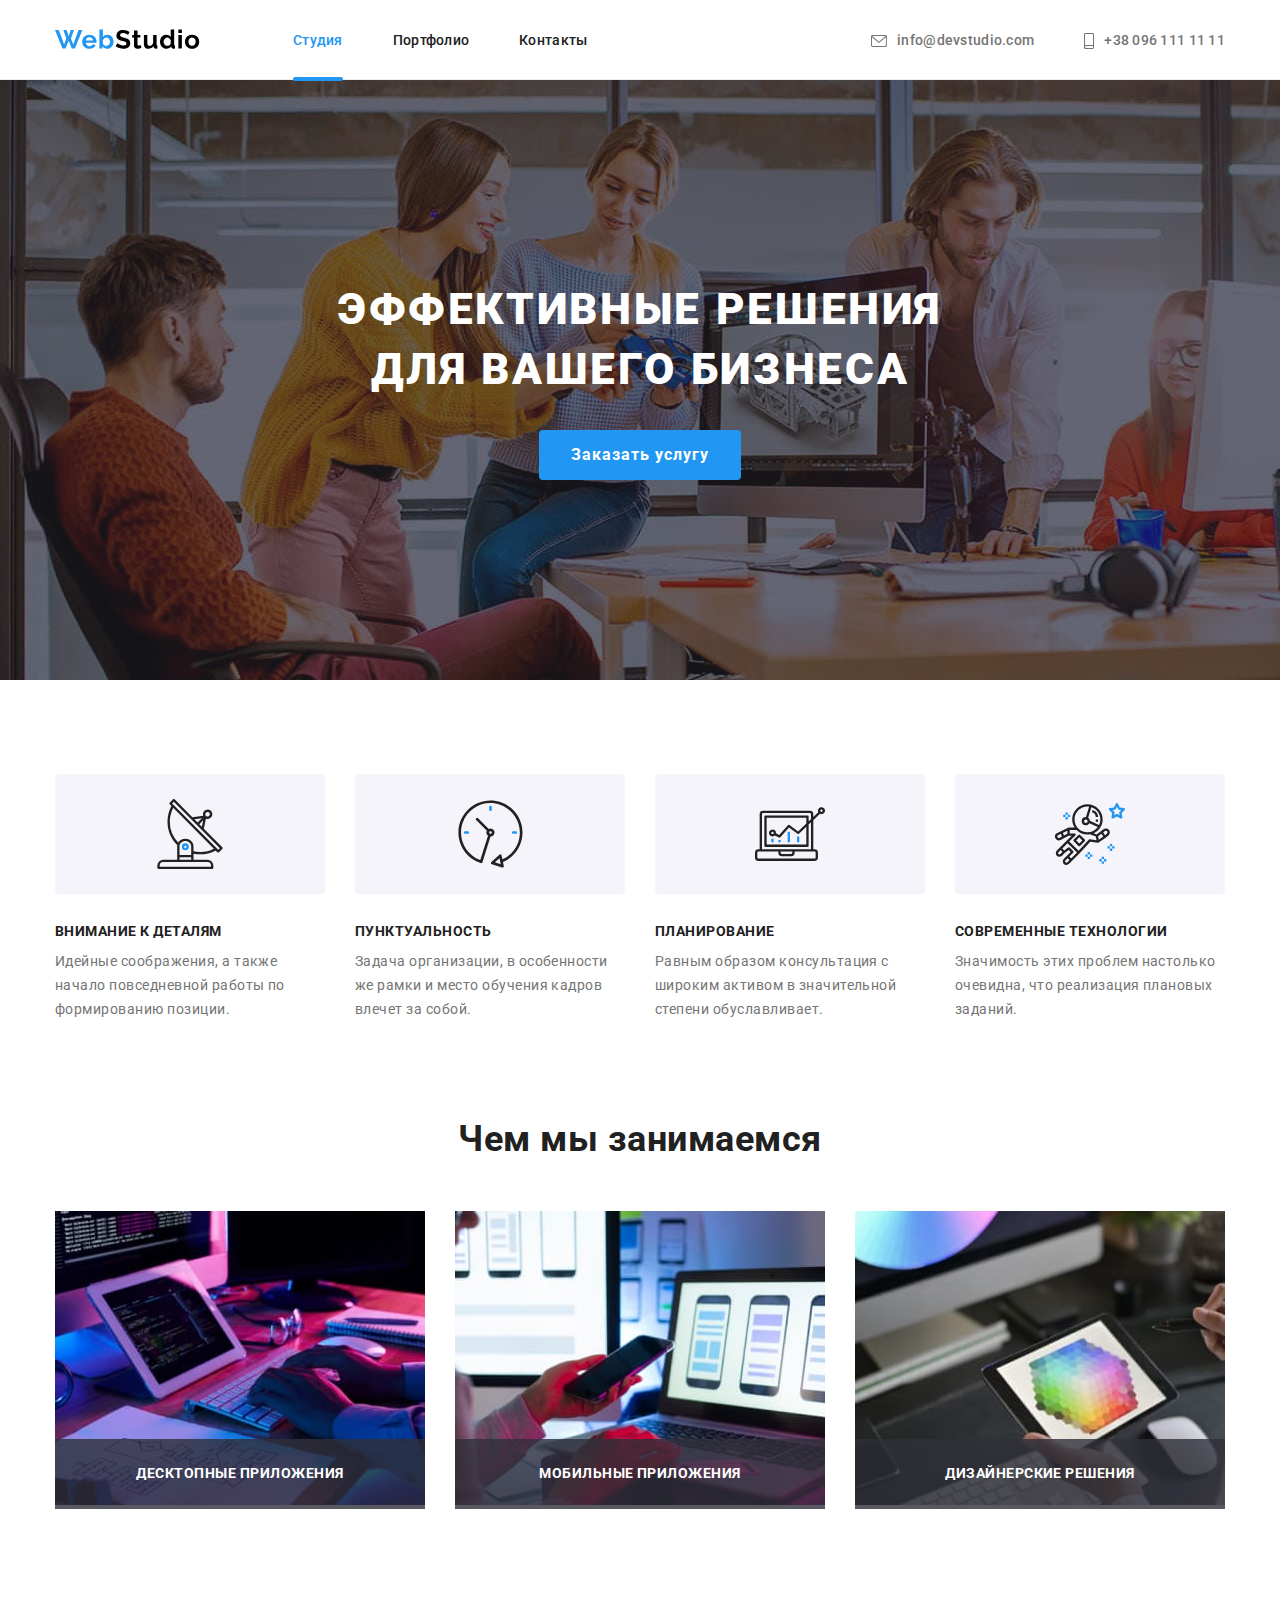
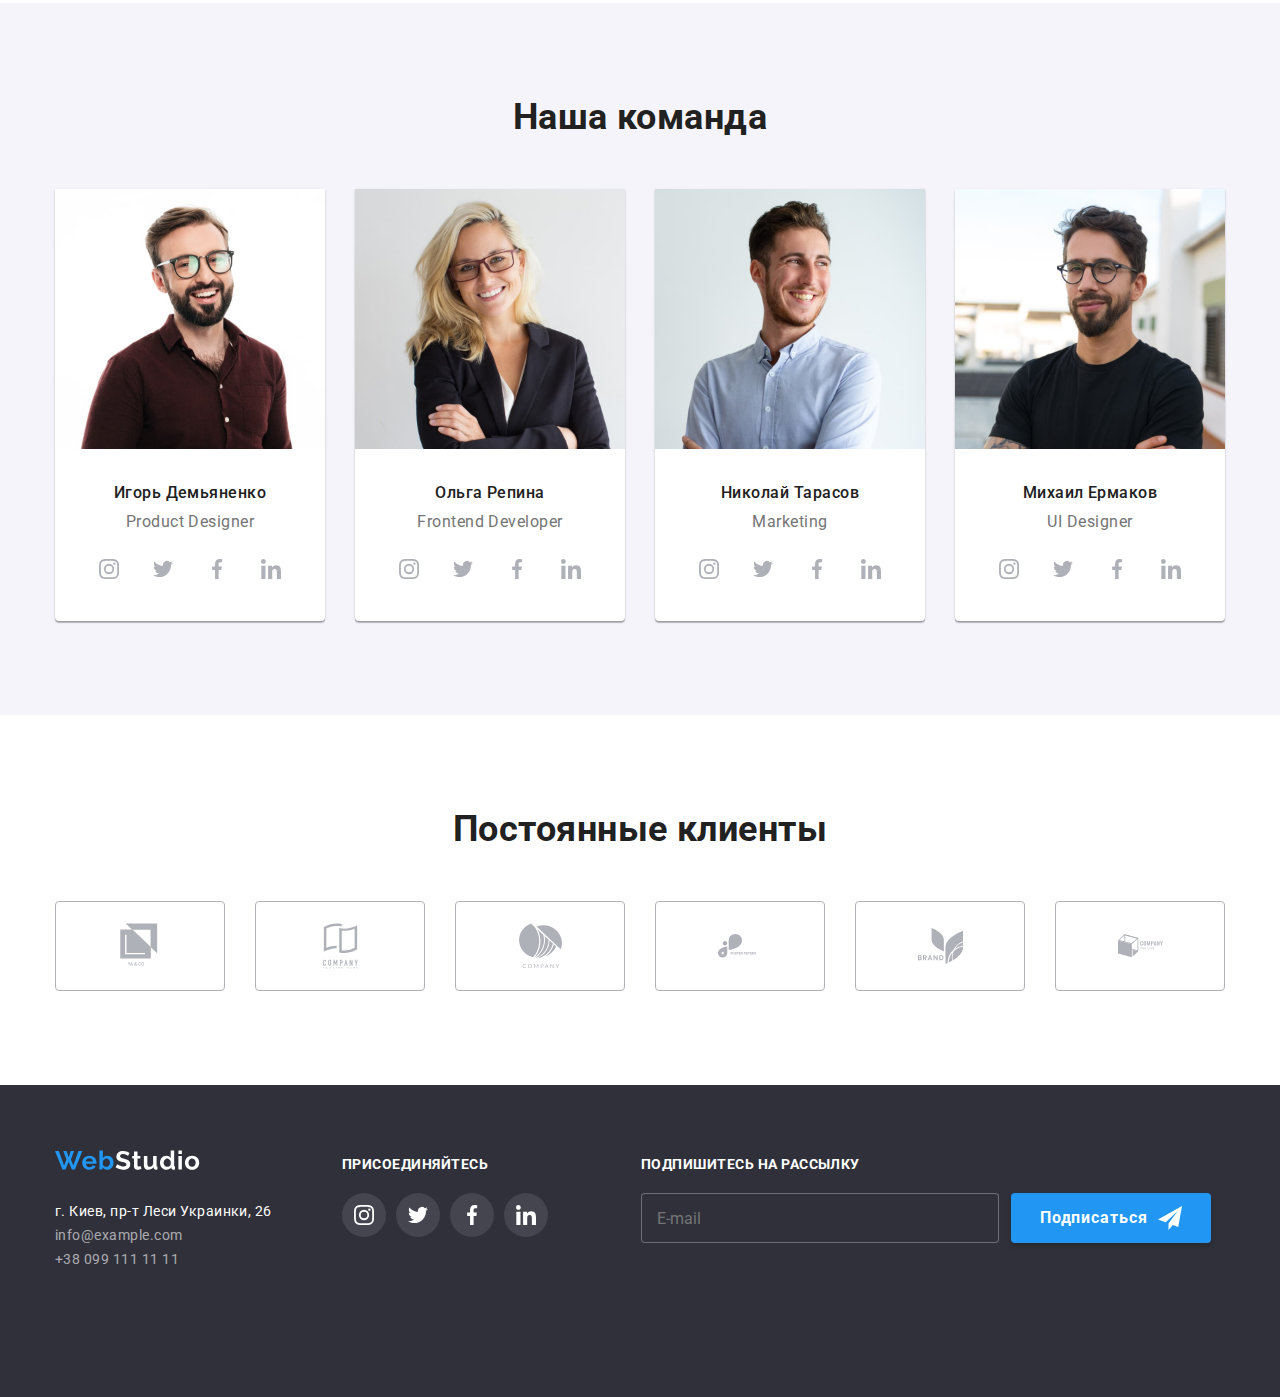
<file: index.html>
<!DOCTYPE html>
<html lang="ru">
  <head>
    <meta charset="UTF-8" />
    <meta name="viewport" content="width=device-width, initial-scale=1.0" />
    <title>Вэб Студия</title>
    <link rel="preconnect" href="https://fonts.gstatic.com" />
    <link
      href="https://fonts.googleapis.com/css2?family=Roboto:wght@400;500;700;900&display=swap"
      rel="stylesheet"
    />
    <link
      rel="stylesheet"
      href="https://cdnjs.cloudflare.com/ajax/libs/modern-normalize/1.0.0/modern-normalize.min.css"
    />
    <link rel="stylesheet" href="./css/styles.css" />
  </head>
  <body>
    <header class="header">
      <div class="header-container flex">
        <nav class="header-site-nav flex">
          <a class="link" href="./index.html">
            <svg width="145" height="31">
              <use class="logo" href="./img/sprite.svg#ws-logo"></use>
            </svg>
          </a>
          <ul class="header-site-nav-items flex">
            <li class="list">
              <a class="link current" href="./index.html">Студия</a>
            </li>
            <li class="list">
              <a class="link" href="./portfolio.html">Портфолио</a>
            </li>
            <li class="list"><a class="link" href="#">Контакты</a></li>
          </ul>
        </nav>
        <address class="header-address">
          <ul class="header-site-nav-address flex">
            <li class="list">
              <a class="link flex" href="mailto:info@devstudio.com">
                <svg width="16" height="12">
                  <use
                    class="address-icon"
                    href="./img/sprite.svg#envelope"
                  ></use>
                </svg>
                <span class="span">info@devstudio.com</span>
              </a>
            </li>
            <li class="list">
              <a class="link flex" href="tel:+380961111111">
                <svg width="10" height="16">
                  <use
                    class="address-icon"
                    href="./img/sprite.svg#smartphone"
                  ></use>
                </svg>
                <span class="span">+38 096 111 11 11</span>
              </a>
            </li>
          </ul>
        </address>
      </div>
    </header>

    <main>
      <!--main section-->
      <section class="main-section">
        <div class="hero">
          <h1 class="main-section-title title-upp">
            Эффективные решения для вашего бизнеса
          </h1>
          <a class="link main-section-link" href="#" data-modal-open
            >Заказать услугу</a
          >
        </div>
      </section>
      <!--/main section-->
      <!--competences section-->
      <section class="competences">
        <div class="container">
          <h2 hidden>Компетенции</h2>
          <ul class="competences-items flex">
            <li class="list competences-list">
              <div class="competence-icon flex">
                <svg width="70" height="70">
                  <use href="./img/sprite.svg#antenna"></use>
                </svg>
              </div>
              <h3 class="competences-title title-upp">Внимание к деталям</h3>
              <p class="competences-text">
                Идейные соображения, а также начало повседневной работы по
                формированию позиции.
              </p>
            </li>
            <li class="list competences-list">
              <div class="competence-icon flex">
                <svg width="67" height="70">
                  <use href="./img/sprite.svg#clock"></use>
                </svg>
              </div>
              <h3 class="competences-title title-upp">Пунктуальность</h3>
              <p class="competences-text">
                Задача организации, в особенности же рамки и место обучения
                кадров влечет за собой.
              </p>
            </li>
            <li class="list competences-list">
              <div class="competence-icon flex">
                <svg width="70" height="70">
                  <use href="./img/sprite.svg#diagram"></use>
                </svg>
              </div>
              <h3 class="competences-title title-upp">Планирование</h3>
              <p class="competences-text">
                Равным образом консультация с широким активом в значительной
                степени обуславливает.
              </p>
            </li>
            <li class="list competences-list">
              <div class="competence-icon flex">
                <svg width="70" height="70">
                  <use href="./img/sprite.svg#astronaut"></use>
                </svg>
              </div>
              <h3 class="competences-title title-upp">
                Современные технологии
              </h3>
              <p class="competences-text">
                Значимость этих проблем настолько очевидна, что реализация
                плановых заданий.
              </p>
            </li>
          </ul>
        </div>
      </section>
      <!--/competences section-->
      <!--what we do section-->
      <section class="business">
        <div class="container">
          <h2 class="title">Чем мы занимаемся</h2>
          <ul class="business-items flex">
            <li class="list business-list">
              <img
                src="./img/what-we-do-img1.jpg"
                alt="Программист пишет приложение по блок-схеме"
                width="370"
              />
              <div class="business-caption title-upp flex">
                Десктопные приложения
              </div>
            </li>
            <li class="list business-list">
              <img
                src="./img/what-we-do-img2.jpg"
                alt="Приложение адаптировано для любой платформы"
                width="370"
              />
              <div class="business-caption title-upp flex">
                Мобильные приложения
              </div>
            </li>
            <li class="list business-list">
              <img
                src="./img/what-we-do-img3.jpg"
                alt="Дизайнер выбирает идеальное цветовое решение"
                width="370"
              />
              <div class="business-caption title-upp flex">
                Дизайнерские решения
              </div>
            </li>
          </ul>
        </div>
      </section>
      <!--/what we do section-->
      <!--our team section-->
      <section class="team">
        <div class="container">
          <h2 class="title">Наша команда</h2>
          <ul class="team-items flex">
            <li class="list team-list">
              <figure class="team-item">
                <img
                  src="./img/our-team-img1.jpg"
                  alt="Игорь Демьяненко"
                  width="270"
                />
                <figcaption class="team-caption">
                  <h3 class="team-caption-names">Игорь Демьяненко</h3>
                  <p lang="en" class="team-caption-position">
                    Product Designer
                  </p>
                  <ul class="social-items flex">
                    <li class="list social-list flex">
                      <a class="link" href="#">
                        <svg width="20" height="20">
                          <use
                            class="icon"
                            href="./img/sprite.svg#instagram"
                          ></use>
                        </svg>
                      </a>
                    </li>
                    <li class="list social-list flex">
                      <a class="link" href="#">
                        <svg width="20" height="20">
                          <use
                            class="icon"
                            href="./img/sprite.svg#twitter"
                          ></use>
                        </svg>
                      </a>
                    </li>
                    <li class="list social-list flex">
                      <a class="link" href="#">
                        <svg width="20" height="20">
                          <use
                            class="icon"
                            href="./img/sprite.svg#facebook"
                          ></use>
                        </svg>
                      </a>
                    </li>
                    <li class="list social-list flex">
                      <a class="link" href="#">
                        <svg width="20" height="20">
                          <use
                            class="icon"
                            href="./img/sprite.svg#linkedin"
                          ></use>
                        </svg>
                      </a>
                    </li>
                  </ul>
                </figcaption>
              </figure>
            </li>
            <li class="list team-list">
              <figure class="team-item">
                <img
                  src="./img/our-team-img2.jpg"
                  alt="Ольга Репина"
                  width="270"
                />
                <figcaption class="team-caption">
                  <h3 class="team-caption-names">Ольга Репина</h3>
                  <p lang="en" class="team-caption-position">
                    Frontend Developer
                  </p>
                  <ul class="social-items flex">
                    <li class="list social-list flex">
                      <a class="link" href="#">
                        <svg width="20" height="20">
                          <use
                            class="icon"
                            href="./img/sprite.svg#instagram"
                          ></use>
                        </svg>
                      </a>
                    </li>
                    <li class="list social-list flex">
                      <a class="link" href="#">
                        <svg width="20" height="20">
                          <use
                            class="icon"
                            href="./img/sprite.svg#twitter"
                          ></use>
                        </svg>
                      </a>
                    </li>
                    <li class="list social-list flex">
                      <a class="link" href="#">
                        <svg width="20" height="20">
                          <use
                            class="icon"
                            href="./img/sprite.svg#facebook"
                          ></use>
                        </svg>
                      </a>
                    </li>
                    <li class="list social-list flex">
                      <a class="link" href="#">
                        <svg width="20" height="20">
                          <use
                            class="icon"
                            href="./img/sprite.svg#linkedin"
                          ></use>
                        </svg>
                      </a>
                    </li>
                  </ul>
                </figcaption>
              </figure>
            </li>
            <li class="list team-list">
              <figure class="team-item">
                <img
                  src="./img/our-team-img3.jpg"
                  alt="Николай Тарасов"
                  width="270"
                />
                <figcaption class="team-caption">
                  <h3 class="team-caption-names">Николай Тарасов</h3>
                  <p lang="en" class="team-caption-position">Marketing</p>
                  <ul class="social-items flex">
                    <li class="list social-list flex">
                      <a class="link" href="#">
                        <svg width="20" height="20">
                          <use
                            class="icon"
                            href="./img/sprite.svg#instagram"
                          ></use>
                        </svg>
                      </a>
                    </li>
                    <li class="list social-list flex">
                      <a class="link" href="#">
                        <svg width="20" height="20">
                          <use
                            class="icon"
                            href="./img/sprite.svg#twitter"
                          ></use>
                        </svg>
                      </a>
                    </li>
                    <li class="list social-list flex">
                      <a class="link" href="#">
                        <svg width="20" height="20">
                          <use
                            class="icon"
                            href="./img/sprite.svg#facebook"
                          ></use>
                        </svg>
                      </a>
                    </li>
                    <li class="list social-list flex">
                      <a class="link" href="#">
                        <svg width="20" height="20">
                          <use
                            class="icon"
                            href="./img/sprite.svg#linkedin"
                          ></use>
                        </svg>
                      </a>
                    </li>
                  </ul>
                </figcaption>
              </figure>
            </li>
            <li class="list team-list">
              <figure class="team-item">
                <img
                  src="./img/our-team-img4.jpg"
                  alt="Михаил Ермаков"
                  width="270"
                />
                <figcaption class="team-caption">
                  <h3 class="team-caption-names">Михаил Ермаков</h3>
                  <p lang="en" class="team-caption-position">UI Designer</p>
                  <ul class="social-items flex">
                    <li class="list social-list flex">
                      <a class="link" href="#">
                        <svg width="20" height="20">
                          <use
                            class="icon"
                            href="./img/sprite.svg#instagram"
                          ></use>
                        </svg>
                      </a>
                    </li>
                    <li class="list social-list flex">
                      <a class="link" href="#">
                        <svg width="20" height="20">
                          <use
                            class="icon"
                            href="./img/sprite.svg#twitter"
                          ></use>
                        </svg>
                      </a>
                    </li>
                    <li class="list social-list flex">
                      <a class="link" href="#">
                        <svg width="20" height="20">
                          <use
                            class="icon"
                            href="./img/sprite.svg#facebook"
                          ></use>
                        </svg>
                      </a>
                    </li>
                    <li class="list social-list flex">
                      <a class="link" href="#">
                        <svg width="20" height="20">
                          <use
                            class="icon"
                            href="./img/sprite.svg#linkedin"
                          ></use>
                        </svg>
                      </a>
                    </li>
                  </ul>
                </figcaption>
              </figure>
            </li>
          </ul>
        </div>
      </section>
      <!--/our team section-->
      <!--customers section-->
      <section class="customers">
        <div class="container">
          <h2 class="title">Постоянные клиенты</h2>
          <ul class="customers-items flex">
            <li class="list customers-list flex">
              <a class="link flex" href="#">
                <svg width="45" height="50">
                  <use class="icon" href="./img/sprite.svg#logo-1"></use>
                </svg>
              </a>
            </li>
            <li class="list customers-list flex">
              <a class="link flex" href="#">
                <svg width="45" height="50">
                  <use class="icon" href="./img/sprite.svg#logo-2"></use>
                </svg>
              </a>
            </li>
            <li class="list customers-list flex">
              <a class="link flex" href="#">
                <svg width="45" height="50">
                  <use class="icon" href="./img/sprite.svg#logo-3"></use>
                </svg>
              </a>
            </li>
            <li class="list customers-list flex">
              <a class="link flex" href="#">
                <svg width="45" height="50">
                  <use class="icon" href="./img/sprite.svg#logo-4"></use>
                </svg>
              </a>
            </li>
            <li class="list customers-list flex">
              <a class="link flex" href="#">
                <svg width="45" height="50">
                  <use class="icon" href="./img/sprite.svg#logo-5"></use>
                </svg>
              </a>
            </li>
            <li class="list customers-list flex">
              <a class="link flex" href="#">
                <svg width="45" height="50">
                  <use class="icon" href="./img/sprite.svg#logo-6"></use>
                </svg>
              </a>
            </li>
          </ul>
        </div>
      </section>
      <!--/customers section-->
    </main>
    <footer class="footer">
      <div class="footer-container flex">
        <div class="footer-contacts">
          <a class="link" href="#">
            <svg width="145" height="31">
              <use class="logo" href="./img/sprite.svg#ws-logo-light"></use>
            </svg>
          </a>
          <address class="footer-address">
            <ul>
              <li class="list">г. Киев, пр-т Леси Украинки, 26</li>
              <li class="list">
                <a class="link" href="mailto:info@example.com"
                  >info@example.com</a
                >
              </li>
              <li class="list">
                <a class="link" href="tel:+380991111111">+38 099 111 11 11</a>
              </li>
            </ul>
          </address>
        </div>
        <div class="footer-social">
          <h3 class="title-upp footer-title">присоединяйтесь</h3>
          <ul class="footer-social-items flex">
            <li class="list social-list flex">
              <a class="link flex" href="#">
                <svg width="20" height="20">
                  <use class="icon" href="./img/sprite.svg#instagram"></use>
                </svg>
              </a>
            </li>
            <li class="list social-list flex">
              <a class="link flex" href="#">
                <svg width="20" height="20">
                  <use class="icon" href="./img/sprite.svg#twitter"></use>
                </svg>
              </a>
            </li>
            <li class="list social-list flex">
              <a class="link flex" href="#">
                <svg width="20" height="20">
                  <use class="icon" href="./img/sprite.svg#facebook"></use>
                </svg>
              </a>
            </li>
            <li class="list social-list flex">
              <a class="link flex" href="#">
                <svg width="20" height="20">
                  <use class="icon" href="./img/sprite.svg#linkedin"></use>
                </svg>
              </a>
            </li>
          </ul>
        </div>
        <form class="footer-form">
          <h3 class="title-upp footer-title">Подпишитесь на рассылку</h3>
          <div class="flex">
            <label for="footer-mail"></label>
            <input
              name="email"
              type="email"
              placeholder="E-mail"
              id="footer-mail"
              class="footer-mail footer"
            />
            <button type="submit" class="subscribe-btn flex">
              Подписаться
              <svg class="footer-btn-icon" width="24" height="24">
                <use href="./img/sprite.svg#send"></use>
              </svg>
            </button>
          </div>
        </form>
      </div>
    </footer>

    <!-- modal window-->

    <div class="backdrop is-hidden" data-modal>
      <div class="modal flex">
        <button type="button" class="close-modal-btn" data-modal-close>
          <svg width="11" height="11">
            <use href="./img/sprite.svg#form-close-btn"></use>
          </svg>
        </button>
        <form class="modal-form">
          <h2 class="modal-title">Оставьте свои данные, мы вам перезвоним</h2>

          <!--username-->

          <div class="modal-field">
            <label class="modal-label" for="form-username">Имя </label>
            <input
              class="modal-input"
              name="username"
              type="text"
              id="form-username"
            />
            <svg class="modal-icons" width="16" height="16">
              <use class="modal-icon" href="./img/sprite.svg#form-person"></use>
            </svg>
          </div>

          <!--/username-->
          <!--tel-->

          <div class="modal-field">
            <label class="modal-label" for="form-tel">Телефон </label>
            <input class="modal-input" name="tel" type="tel" id="form-tel" />

            <svg class="modal-icons" width="16.61" height="16.61">
              <use class="modal-icon" href="./img/sprite.svg#form-phone"></use>
            </svg>
          </div>

          <!--/tel-->
          <!--mail-->

          <div class="modal-field">
            <label class="modal-label" for="form-mail">Почта </label>
            <input
              class="modal-input"
              name="mail"
              type="email"
              id="form-mail"
            />

            <svg class="modal-icons" width="20" height="14">
              <use class="modal-icon" href="./img/sprite.svg#form-email"></use>
            </svg>
          </div>

          <!--/mail-->
          <!--message-->

          <label class="modal-label" for="message">Комментарий </label>
          <textarea
            class="modal-input modal-message"
            name="message"
            placeholder="Введите текст"
            id="message"
            rows="6"
          ></textarea>

          <!--/message-->
          <!--checkbox-->

          <input
            class="modal-checkbox"
            type="checkbox"
            name="agreement-checkbox"
            id="form-checkbox"
          />
          <label class="modal-agreement flex" for="form-checkbox">
            Соглашаюсь с рассылкой и принимаю
            <a class="modal-link" href="#">Условия договора</a>
          </label>

          <!--/checkbox-->
          <!--button-->

          <button type="submit" class="send-data-btn subscribe-btn">
            Отправить
          </button>

          <!--/button-->
        </form>
      </div>
    </div>
    <!--/modal window-->

    <!--script-->
    <script src="./js/modal.js"></script>
    <!--/script-->
  </body>
</html>
</file>
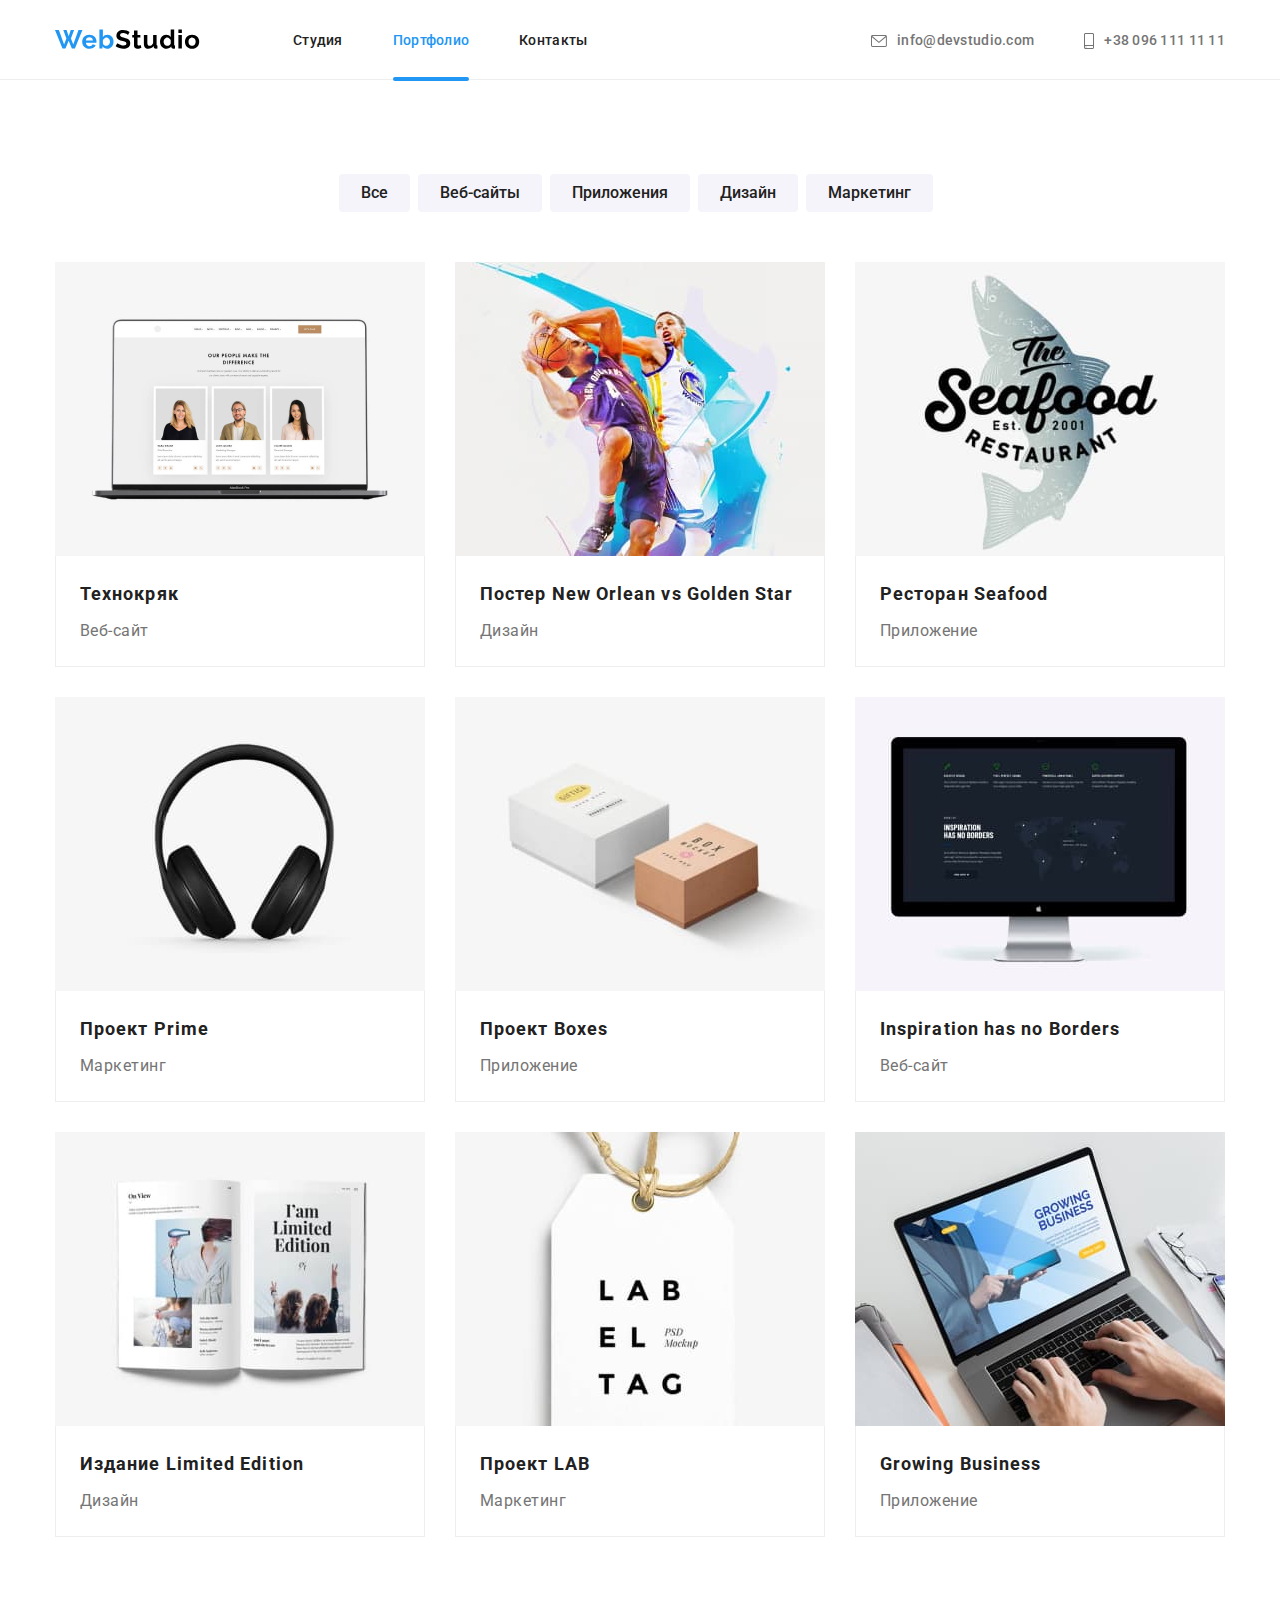
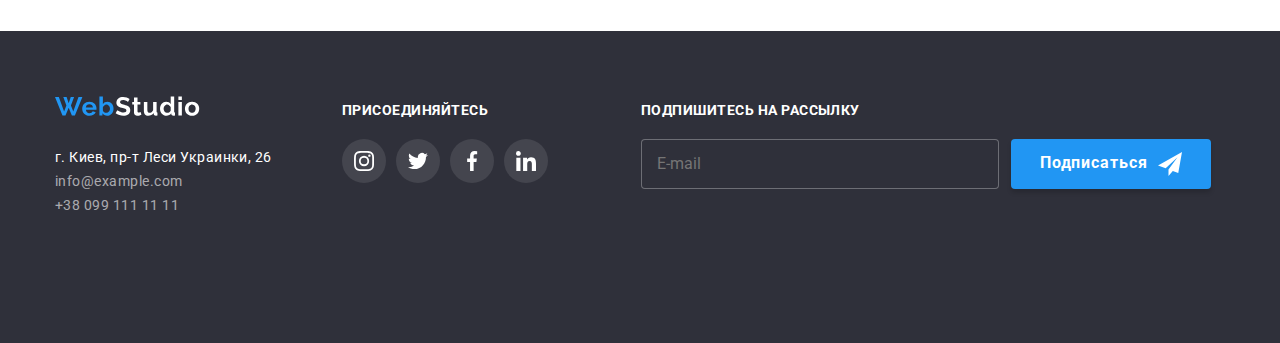
<file: portfolio.html>
<!DOCTYPE html>
<html lang="en">
  <head>
    <meta charset="UTF-8" />
    <meta name="viewport" content="width=device-width, initial-scale=1.0" />
    <title>Портфолио</title>
    <link rel="preconnect" href="https://fonts.gstatic.com" />
    <link
      href="https://fonts.googleapis.com/css2?family=Roboto:wght@400;500;700;900&display=swap"
      rel="stylesheet"
    />
    <link
      rel="stylesheet"
      href="https://cdnjs.cloudflare.com/ajax/libs/modern-normalize/1.0.0/modern-normalize.min.css"
    />
    <link rel="stylesheet" href="./css/styles.css" />
  </head>
  <body>
    <header class="header">
      <div class="header-container flex">
        <nav class="header-site-nav flex">
          <a class="link" href="./index.html">
            <svg width="145" height="31">
              <use class="logo" href="./img/sprite.svg#ws-logo"></use>
            </svg>
          </a>
          <ul class="header-site-nav-items flex">
            <li class="list"><a class="link" href="./index.html">Студия</a></li>
            <li class="list">
              <a class="link current" href="./portfolio.html">Портфолио</a>
            </li>
            <li class="list"><a class="link" href="#">Контакты</a></li>
          </ul>
        </nav>
        <address class="header-address">
          <ul class="header-site-nav-address flex">
            <li class="list">
              <a class="link flex" href="mailto:info@devstudio.com">
                <svg width="16" height="12">
                  <use
                    class="address-icon"
                    href="./img/sprite.svg#envelope"
                  ></use>
                </svg>
                <span class="span">info@devstudio.com</span>
              </a>
            </li>
            <li class="list">
              <a class="link flex" href="tel:+380961111111">
                <svg width="10" height="16">
                  <use
                    class="address-icon"
                    href="./img/sprite.svg#smartphone"
                  ></use>
                </svg>
                <span class="span">+38 096 111 11 11</span>
              </a>
            </li>
          </ul>
        </address>
      </div>
    </header>
    <!--portfolio section-->
    <main>
      <section class="display">
        <div class="container">
          <h1 hidden>Портфолио</h1>
          <!--button container-->
          <div>
            <ul class="display-buttons">
              <li class="list">
                <button class="display-button" type="button">Все</button>
              </li>
              <li class="list">
                <button class="display-button" type="button">Веб-сайты</button>
              </li>
              <li class="list">
                <button class="display-button" type="button">Приложения</button>
              </li>
              <li class="list">
                <button class="display-button" type="button">Дизайн</button>
              </li>
              <li class="list">
                <button class="display-button" type="button">Маркетинг</button>
              </li>
            </ul>
          </div>
          <!--/button container-->
          <!--projects container-->
          <div>
            <ul class="projects flex">
              <li class="list projects-list">
                <a class="link" href="#">
                  <figure class="projects-item">
                    <div class="box">
                      <img src="./img/portfolio-img1.jpg" alt="Технокряк" />
                      <div class="overley">
                        <p class="descripnion">
                          Технокряк это современная площадка распространения
                          коронавируса. Компании используют эту платформу для
                          цифрового шпионажа и атак на защищённые сервера
                          конкурентов.
                        </p>
                      </div>
                    </div>
                    <figcaption class="projects-caption">
                      <h3 class="projects-caption-title">Технокряк</h3>
                      <p class="projects-caption-clip">Веб-сайт</p>
                    </figcaption>
                  </figure>
                </a>
              </li>
              <li class="list projects-list">
                <a class="link" href="#">
                  <figure class="projects-item">
                    <div class="box">
                      <img
                        src="./img/portfolio-img2.jpg"
                        alt="Постер New Orlean vs Golden Star"
                      />
                      <div class="overley">
                        <p class="descripnion">
                          Технокряк это современная площадка распространения
                          коронавируса. Компании используют эту платформу для
                          цифрового шпионажа и атак на защищённые сервера
                          конкурентов.
                        </p>
                      </div>
                    </div>
                    <figcaption class="projects-caption">
                      <h3 class="projects-caption-title">
                        Постер New Orlean vs Golden Star
                      </h3>
                      <p class="projects-caption-clip">Дизайн</p>
                    </figcaption>
                  </figure>
                </a>
              </li>
              <li class="list projects-list">
                <a class="link" href="#">
                  <figure class="projects-item">
                    <div class="box">
                      <img
                        src="./img/portfolio-img3.jpg"
                        alt="Ресторан Seafood"
                      />
                      <div class="overley">
                        <p class="descripnion">
                          Технокряк это современная площадка распространения
                          коронавируса. Компании используют эту платформу для
                          цифрового шпионажа и атак на защищённые сервера
                          конкурентов.
                        </p>
                      </div>
                    </div>
                    <figcaption class="projects-caption">
                      <h3 class="projects-caption-title">Ресторан Seafood</h3>
                      <p class="projects-caption-clip">Приложение</p>
                    </figcaption>
                  </figure>
                </a>
              </li>
              <li class="list projects-list">
                <a class="link" href="#">
                  <figure class="projects-item">
                    <div class="box">
                      <img src="./img/portfolio-img4.jpg" alt="Проект Prime" />
                      <div class="overley">
                        <p class="descripnion">
                          Технокряк это современная площадка распространения
                          коронавируса. Компании используют эту платформу для
                          цифрового шпионажа и атак на защищённые сервера
                          конкурентов.
                        </p>
                      </div>
                    </div>
                    <figcaption class="projects-caption">
                      <h3 class="projects-caption-title">Проект Prime</h3>
                      <p class="projects-caption-clip">Маркетинг</p>
                    </figcaption>
                  </figure>
                </a>
              </li>
              <li class="list projects-list">
                <a class="link" href="#">
                  <figure class="projects-item">
                    <div class="box">
                      <img src="./img/portfolio-img5.jpg" alt="Проект Boxes" />
                      <div class="overley">
                        <p class="descripnion">
                          Технокряк это современная площадка распространения
                          коронавируса. Компании используют эту платформу для
                          цифрового шпионажа и атак на защищённые сервера
                          конкурентов.
                        </p>
                      </div>
                    </div>
                    <figcaption class="projects-caption">
                      <h3 class="projects-caption-title">Проект Boxes</h3>
                      <p class="projects-caption-clip">Приложение</p>
                    </figcaption>
                  </figure>
                </a>
              </li>
              <li class="list projects-list">
                <a class="link" href="#">
                  <figure class="projects-item">
                    <div class="box">
                      <img
                        src="./img/portfolio-img6.jpg"
                        alt="Inspiration has no Borders"
                      />
                      <div class="overley">
                        <p class="descripnion">
                          Технокряк это современная площадка распространения
                          коронавируса. Компании используют эту платформу для
                          цифрового шпионажа и атак на защищённые сервера
                          конкурентов.
                        </p>
                      </div>
                    </div>
                    <figcaption class="projects-caption">
                      <h3 class="projects-caption-title">
                        Inspiration has no Borders
                      </h3>
                      <p class="projects-caption-clip">Веб-сайт</p>
                    </figcaption>
                  </figure>
                </a>
              </li>
              <li class="list projects-list">
                <a class="link" href="#">
                  <figure class="projects-item">
                    <div class="box">
                      <img
                        src="./img/portfolio-img7.jpg"
                        alt="Издание Limited Edition"
                      />
                      <div class="overley">
                        <p class="descripnion">
                          Технокряк это современная площадка распространения
                          коронавируса. Компании используют эту платформу для
                          цифрового шпионажа и атак на защищённые сервера
                          конкурентов.
                        </p>
                      </div>
                    </div>
                    <figcaption class="projects-caption">
                      <h3 class="projects-caption-title">
                        Издание Limited Edition
                      </h3>
                      <p class="projects-caption-clip">Дизайн</p>
                    </figcaption>
                  </figure>
                </a>
              </li>
              <li class="list projects-list">
                <a class="link" href="#">
                  <figure class="projects-item">
                    <div class="box">
                      <img src="./img/portfolio-img8.jpg" alt="Проект LAB" />
                      <div class="overley">
                        <p class="descripnion">
                          Технокряк это современная площадка распространения
                          коронавируса. Компании используют эту платформу для
                          цифрового шпионажа и атак на защищённые сервера
                          конкурентов.
                        </p>
                      </div>
                    </div>
                    <figcaption class="projects-caption">
                      <h3 class="projects-caption-title">Проект LAB</h3>
                      <p class="projects-caption-clip">Маркетинг</p>
                    </figcaption>
                  </figure>
                </a>
              </li>
              <li class="list projects-list">
                <a class="link" href="#">
                  <figure class="projects-item">
                    <div class="box">
                      <img
                        src="./img/portfolio-img9.jpg"
                        alt="Growing Business"
                      />
                      <div class="overley">
                        <p class="descripnion">
                          Технокряк это современная площадка распространения
                          коронавируса. Компании используют эту платформу для
                          цифрового шпионажа и атак на защищённые сервера
                          конкурентов.
                        </p>
                      </div>
                    </div>
                    <figcaption class="projects-caption">
                      <h3 class="projects-caption-title">Growing Business</h3>
                      <p class="projects-caption-clip">Приложение</p>
                    </figcaption>
                  </figure>
                </a>
              </li>
            </ul>
          </div>
        </div>
        <!--/projects container-->
        <!--/portfolio section-->
      </section>
    </main>
    <footer class="footer">
      <div class="footer-container flex">
        <div class="footer-contacts">
          <a class="link" href="#">
            <svg width="145" height="31">
              <use class="logo" href="./img/sprite.svg#ws-logo-light"></use>
            </svg>
          </a>
          <address class="footer-address">
            <ul>
              <li class="list">г. Киев, пр-т Леси Украинки, 26</li>
              <li class="list">
                <a class="link" href="mailto:info@example.com"
                  >info@example.com</a
                >
              </li>
              <li class="list">
                <a class="link" href="tel:+380991111111">+38 099 111 11 11</a>
              </li>
            </ul>
          </address>
        </div>
        <div class="footer-social">
          <h3 class="title-upp footer-title">присоединяйтесь</h3>
          <ul class="footer-social-items flex">
            <li class="list social-list flex">
              <a class="link flex" href="#">
                <svg width="20" height="20">
                  <use class="icon" href="./img/sprite.svg#instagram"></use>
                </svg>
              </a>
            </li>
            <li class="list social-list flex">
              <a class="link flex" href="#">
                <svg width="20" height="20">
                  <use class="icon" href="./img/sprite.svg#twitter"></use>
                </svg>
              </a>
            </li>
            <li class="list social-list flex">
              <a class="link flex" href="#">
                <svg width="20" height="20">
                  <use class="icon" href="./img/sprite.svg#facebook"></use>
                </svg>
              </a>
            </li>
            <li class="list social-list flex">
              <a class="link flex" href="#">
                <svg width="20" height="20">
                  <use class="icon" href="./img/sprite.svg#linkedin"></use>
                </svg>
              </a>
            </li>
          </ul>
        </div>
        <form class="footer-form">
          <h3 class="title-upp footer-title">Подпишитесь на рассылку</h3>
          <div class="flex">
            <label for="footer-mail"></label>
            <input
              type="email"
              placeholder="E-mail"
              id="footer-mail"
              class="footer-mail footer"
            />
            <button type="submit" class="subscribe-btn flex">
              Подписаться
              <svg class="footer-btn-icon" width="24" height="24">
                <use href="./img/sprite.svg#send"></use>
              </svg>
            </button>
          </div>
        </form>
      </div>
    </footer>
  </body>
</html>
</file>
<file: css/styles.css>
:root {
  --primary-text-color: rgba(33, 33, 33, 1);
  --hover-text-color: rgba(33, 150, 243, 1);
  --light-text-color: rgba(255, 255, 255, 1);
  --light-footer-text-color: rgba(255, 255, 255, 0.6);
  --grey-text-color: rgba(117, 117, 117, 1);
  --primary-background-color: rgba(47, 48, 58, 1);
  --secondry-background-color: rgba(245, 244, 250, 1);
  --border-color: rgba(238, 238, 238, 1);
  --hero-background-color: rgba(196, 196, 196, 1);
  --gradient-background-color: rgba(47, 48, 58, 0.4);
  --icons-color: rgba(175, 177, 184, 1);
  --icons-bg-footer-color: rgba(255, 255, 255, 0.1);
  --caption-bg-color: rgba(47, 48, 58, 0.8);
  --transition-animation: 250ms cubic-bezier(0.4, 0, 0.2, 1);
}

*,
*::before,
*::after {
  margin: 0;
  padding: 0;
}

body {
  color: var(--primary-text-color);
  background-color: var(--light-text-color);
  font-family: Roboto, sans-serif;
  font-style: normal;
  letter-spacing: 0.03em;
  margin: 0;
}

.list {
  list-style-type: none;
}

.link {
  text-decoration: none;
}

.link:focus {
  outline: none;
}

.title-upp {
  text-transform: uppercase;
}
.container {
  width: 1170px;
  margin: auto;
  padding-bottom: 94px;
}

.flex {
  display: flex;
  flex-wrap: wrap;
}
/*--header--*/

.header {
  border-bottom: 1px solid var(--border-color);
  height: 80px;
  padding: 24px 0;
}

.header-container {
  width: 1170px;
  margin: auto;
  font-weight: 500;
  font-size: 14px;
  line-height: 1.14;
  letter-spacing: 0.02em;
}

.header-container,
.header-site-nav,
.header-site-nav-items,
.header-site-nav-address {
  justify-content: space-between;
  align-items: center;
}

.logo {
  width: 145px;
  height: 31px;
}

.header-site-nav > .link {
  margin-right: 93px;
}

.header-site-nav .link {
  color: var(--primary-text-color);
}

.header-site-nav-items .list {
  position: relative;
  height: 16px;
  width: auto;
}

.header-site-nav-items .list:not(:last-child) {
  margin-right: 50px;
}

.header-site-nav-items .link:hover::after,
.header-site-nav-items .link:active::after,
.header-site-nav-items .link:focus::after,
.current::after {
  content: "";
  display: inline-block;
  width: 100%;
  height: 4px;
  border-radius: 2px;
  background-color: var(--hover-text-color);
  margin-top: 28px;
}

.header-address .link {
  color: var(--grey-text-color);
  font-style: normal;
  align-items: center;
  justify-content: center;
}

.span {
  margin-left: 10px;
}

.header-site-nav-address .list:not(:last-child) {
  margin-right: 50px;
}

.address-icon {
  fill: currentColor;
}

.header .link {
  transition: color var(--transition-animation);
}

.header .link:hover,
.header .link:focus,
.header .link:active {
  color: var(--hover-text-color);
  cursor: pointer;
}

.header-site-nav .link.current {
  color: var(--hover-text-color);
}
/*--/header--*/

/*--main section--*/

.main-section {
  background-color: var(--hero-background-color);
  background-image: linear-gradient(
      var(--gradient-background-color),
      var(--gradient-background-color)
    ),
    url(../img/hero-bg-img.jpg);
  background-repeat: no-repeat;
  background-size: cover;
}

.hero {
  display: block;
  color: var(--light-text-color);
  letter-spacing: 0.06em;
  text-align: center;
  padding: 200px 0;
  margin: 0 auto;
  margin-bottom: 94px;
}

.main-section-title {
  font-weight: 900;
  font-size: 44px;
  line-height: 1.36;
  letter-spacing: 0.06em;
  width: 696px;
  min-height: 120px;
  margin: 0 auto;
  margin-bottom: 30px;
}

.main-section-link {
  font-weight: bold;
  font-size: 16px;
  line-height: 1.87;
  color: var(--light-text-color);
  background-color: var(--hover-text-color);
  padding: 10px 32px;
  border-radius: 4px;
  min-width: 200px;
  min-height: 50px;
  display: inline-block;
  margin: 0 auto;
}

/*--/main section--*/
/*--competences section--*/
.competences-list {
  width: 270px;
  min-height: 251px;
}
.competences-list:not(:last-child) {
  margin-right: 30px;
}

.competence-icon {
  background-color: var(--secondry-background-color);
  width: 270px;
  height: 120px;
  border-radius: 4px;
  margin-bottom: 30px;
  justify-content: center;
  align-items: center;
}

.competences-title {
  font-weight: bold;
  font-size: 14px;
  line-height: 1.14;
  margin-bottom: 10px;
}

.competences-text {
  font-weight: normal;
  font-size: 14px;
  line-height: 1.71;
  color: var(--grey-text-color);
}

/*--/competences section--*/
/*--what we do section--*/
.title {
  font-weight: bold;
  font-size: 36px;
  line-height: 1.16;
  text-align: center;
  margin-bottom: 50px;
}
.business-list {
  width: 370px;
  min-height: 294px;
  position: relative;
}

.business-list:not(:last-child) {
  margin-right: 30px;
}

.business-caption {
  position: absolute;
  font-weight: bold;
  font-size: 14px;
  line-height: 1.14;
  align-items: center;
  justify-content: center;
  color: var(--light-text-color);
  width: 370px;
  height: 70px;
  background-color: var(--caption-bg-color);
  bottom: 0;
}

/*--/what we do section--*/
/*--our team section--*/

.team {
  background-color: var(--secondry-background-color);
  padding-top: 94px;
}

.team-item {
  background-color: var(--light-text-color);
  text-align: center;
  border-radius: 0px 0px 4px 4px;
  box-shadow: 0px 1px 3px rgba(0, 0, 0, 0.12), 0px 1px 1px rgba(0, 0, 0, 0.14),
    0px 2px 1px rgba(0, 0, 0, 0.2);
}

.team-list {
  width: 270px;
  min-height: 368px;
}

.team-list:not(:last-child) {
  margin-right: 30px;
}

.team-caption {
  padding: 30px 0;
}
.team-caption-names {
  font-weight: 500;
  font-size: 16px;
  line-height: 1.19;
  margin-bottom: 10px;
}

.team-caption-position {
  font-weight: normal;
  font-size: 16px;
  line-height: 1.19;
  color: var(--grey-text-color);
}

.icon {
  fill: var(--icons-color);
}

.social-items {
  margin: 16px 32px 0;
}

.social-list .link {
  display: flex;
  width: 44px;
  height: 44px;
  border-radius: 50%;
  justify-content: center;
  align-items: center;
  transition: background-color var(--transition-animation);
}

.social-list:not(:last-child) {
  margin-right: 10px;
}

.social-list .link .icon {
  transition: fill var(--transition-animation);
}

.social-list .link:hover .icon,
.social-list .link:active .icon,
.social-list .link:focus .icon {
  fill: var(--light-text-color);
}

.social-list .link:hover,
.social-list .link:active,
.social-list .link:focus {
  background-color: var(--hover-text-color);
}

/*--our team section--*/
/*--customers section--*/

.customers {
  padding-top: 94px;
}

.customers-list .link {
  width: 170px;
  height: 90px;
  border: 1px solid var(--icons-color);
  border-radius: 4px;
  justify-content: center;
  align-items: center;
  transition: border var(--transition-animation);
}

.customers-list:not(:last-child) {
  margin-right: 30px;
}

.customers-list .link .icon {
  transition: fill var(--transition-animation);
}

.customers-list .link:hover .icon,
.customers-list .link:active .icon,
.customers-list .link:focus .icon {
  fill: var(--hover-text-color);
}

.customers-list .link:hover,
.customers-list .link:active,
.customers-list .link:focus {
  border: 1px solid var(--hover-text-color);
}

/*--customers section-*/
/*--footer--*/

.footer {
  background-color: var(--primary-background-color);
  color: var(--light-text-color);
}

.footer-container {
  width: 1170px;
  margin: auto;
  padding: 60px 0;
}

.footer-address {
  font-weight: normal;
  font-size: 14px;
  line-height: 1.71;

  font-style: normal;
  margin-top: 20px;
}

.footer-address .link {
  color: var(--light-footer-text-color);
  margin-top: 9px;
}

.footer-social {
  margin-top: 12px;
  margin-left: 70px;
}

.footer-title {
  margin-bottom: 20px;
  font-style: normal;
  font-weight: bold;
  font-size: 14px;
  line-height: 1.14;
}

.footer .social-list .link {
  background-color: var(--icons-bg-footer-color);
  transition: background-color var(--transition-animation);
}

.footer .social-list .link:hover,
.footer .social-list .link:active,
.footer .social-list .link:focus {
  background-color: var(--hover-text-color);
}

.footer .icon {
  fill: var(--light-text-color);
}

.footer-form {
  margin: 12px 0 94px 93px;
}

.footer-mail {
  width: 358px;
  height: 50px;
  border: 1px solid rgba(255, 255, 255, 0.3);
  border-radius: 4px;
  padding: 15px;
  font-weight: normal;
  font-size: 16px;
  line-height: 1.25;
  align-items: center;
  color: var(--light-footer-text-color);
  margin-right: 12px;
}

.subscribe-btn {
  min-width: 200px;
  height: 50px;
  background-color: var(--hover-text-color);
  box-shadow: 0px 4px 4px rgba(0, 0, 0, 0.15);
  border-radius: 4px;
  font-weight: bold;
  font-size: 16px;
  line-height: 1.87x;
  align-items: center;
  justify-content: center;
  letter-spacing: 0.06em;
  color: var(--light-text-color);
  border: none;
  cursor: pointer;
}

.footer-btn-icon {
  margin-left: 10px;
}

/*--/footer--*/
/*--display section--*/

.display {
}

/*--button container--*/

.display-buttons {
  display: flex;
  flex-wrap: wrap;
  justify-content: center;
  margin: 94px 215px 50px;
}

.display-button {
  font-weight: 500;
  font-size: 16px;
  line-height: 1.62;
  color: var(--primary-text-color);
  background-color: var(--secondry-background-color);
  border: 0px;
  border-radius: 4px;
  padding: 6px 22px;
  margin-right: 8px;
  transition: outline var(--transition-animation),
    background-color var(--transition-animation),
    color var(--transition-animation), box-shadow var(--transition-animation);
}

.display-button:hover,
.display-button:focus,
.display-button:active {
  outline: none;
  background-color: var(--hover-text-color);
  color: var(--light-text-color);
  cursor: pointer;
  box-shadow: 0px 3px 1px rgba(0, 0, 0, 0.1), 0px 1px 2px rgba(0, 0, 0, 0.08),
    0px 2px 2px rgba(0, 0, 0, 0.12);
}

/*--/button container--*/
/*--projects container--*/

.projects-list .link {
  display: inline-block;
  width: 370px;
  min-height: 404px;
  font-size: 0;
  transition: outline var(--transition-animation),
    box-shadow var(--transition-animation);
}

.projects-list:not(:nth-child(3n)) {
  margin-right: 30px;
}

.projects-list:not(:nth-last-child(-n + 3)) {
  margin-bottom: 30px;
}

.projects-list img {
  width: 370px;
  min-height: 294px;
}

.projects-item {
  font-size: 0;
}

.projects-list .link:hover,
.projects-list .link:active,
.projects-list .link:focus {
  outline: none;
  box-shadow: 0px 1px 1px rgba(0, 0, 0, 0.12), 0px 4px 4px rgba(0, 0, 0, 0.06),
    1px 4px 6px rgba(0, 0, 0, 0.16);
}

.projects-caption {
  padding: 20px 24px;
  min-height: 70px;
  border-right: 1px solid var(--border-color);
  border-left: 1px solid var(--border-color);
  border-bottom: 1px solid var(--border-color);
}

.projects-caption-title {
  font-weight: bold;
  font-size: 18px;
  line-height: 2;
  letter-spacing: 0.06em;
  color: var(--primary-text-color);
  margin-bottom: 4px;
}

.projects-caption-clip {
  font-weight: normal;
  font-size: 16px;
  line-height: 1.87;
  color: var(--grey-text-color);
}

/*--/projects container--*/

/*--overley--*/
.box {
  position: relative;
  overflow: hidden;
}
.overley {
  position: absolute;
  width: 100%;
  height: 100%;
  padding: 63px 24px;
  background-color: var(--hover-text-color);
  opacity: 0.9;
  transform: translatey(0%);
  transition: transform var(--transition-animation);
}

.projects-list .link:hover .overley,
.projects-list .link:active .overley,
.projects-list .link:focus .overley {
  transform: translateY(-100%);
}

.descripnion {
  font-weight: normal;
  font-size: 18px;
  line-height: 1.56;
  color: var(--light-text-color);
}
/*--/overley--*/

/*--/portfolio section--*/

/*--modal window--*/
.backdrop {
  display: flex;
  position: fixed;
  top: 0;
  left: 0;
  bottom: 0;
  right: 0;
  opacity: 1;
  background-color: rgba(0, 0, 0, 0.2);
  transition: opacity var(--transition-animation);
}
.modal {
  position: relative;
  margin: auto;
  width: 530px;
  min-height: 580px;
  background-color: var(--light-text-color);
  box-shadow: 0px 1px 3px rgba(0, 0, 0, 0.12), 0px 1px 1px rgba(0, 0, 0, 0.14),
    0px 2px 1px rgba(0, 0, 0, 0.2);
  border-radius: 4px;
}

.close-modal-btn {
  position: absolute;
  width: 30px;
  height: 30px;
  top: 8px;
  right: 8px;
  border: 1px solid rgba(0, 0, 0, 0.1);
  border-radius: 50%;
  outline: none;
  background-color: var(--light-text-color);
  cursor: pointer;
}

.close-modal-btn:hover svg,
.close-modal-btn:active svg,
.close-modal-btn:focus svg {
  fill: var(--hover-text-color);
}

.close-modal-btn svg {
  transition: fill var(--transition-animation);
}

.is-hidden {
  visibility: hidden;
  opacity: 0;
  pointer-events: none;
}

.modal-form {
  height: 100%;
  width: 100%;
  padding: 40px;
}

.modal-title {
  font-weight: bold;
  font-size: 20px;
  line-height: 1.15;
  text-align: center;
  margin-bottom: 12px;
}

.modal-field {
  position: relative;
}

.modal-label {
  display: block;
  font-weight: normal;
  font-size: 12px;
  line-height: 1.16x;
  letter-spacing: 0.01em;
  color: var(--grey-text-color);
  margin-bottom: 4px;
}

.modal-input {
  display: block;
  width: 448px;
  height: 40px;
  border: 1px solid rgba(33, 33, 33, 0.2);
  border-radius: 4px;
  margin-bottom: 10px;
  padding-left: 42px;
  transition: border-color var(--transition-animation);
  cursor: pointer;
}

.modal-icons {
  position: absolute;
  left: 21px;
  transform: translateX(-50%);
  bottom: 13px;
  color: var(--primary-text-color);
  transition: color var(--transition-animation);
}
.modal-icon {
  fill: currentColor;
}

.modal-input:hover + .modal-icons,
.modal-input:focus + .modal-icons,
.modal-input:active + .modal-icons {
  color: var(--hover-text-color);
}

.modal-input:hover,
.modal-input:focus,
.modal-input:active {
  border-color: var(--hover-text-color);
  outline: none;
  opacity: 1;
}

.modal-message {
  height: 120px;
  padding: 12px 16px;
  letter-spacing: 0.01em;
  opacity: 0.5;
  overflow: auto;
  resize: none;
  transition: opacity var(--transition-animation);
}

.modal-agreement {
  margin: 20px 13px 30px;
  font-weight: normal;
  font-size: 14px;
  line-height: 1.71;
  color: var(--grey-text-color);
  align-items: center;
  justify-content: space-between;
}

.modal-checkbox {
  -moz-appearance: none;
  -webkit-appearance: none;
  appearance: none;
  position: absolute;
}

.modal-agreement::before {
  display: inline-block;
  content: "";
  height: 15px;
  width: 14px;
  margin-right: 7px;
  background-image: url(../img/checkbox.svg);
  background-repeat: no-repeat;
  background-size: contain;
  transition: background-image var(--transition-animation);
}

.modal-checkbox:checked + .modal-agreement::before {
  background-image: url(../img/checkbox-checked.svg);
}

.modal-link {
  color: var(--hover-text-color);
  margin-left: 3px;
}

.send-data-btn {
  margin: 0 123px;
}
/*--modal window--*/
</file>
